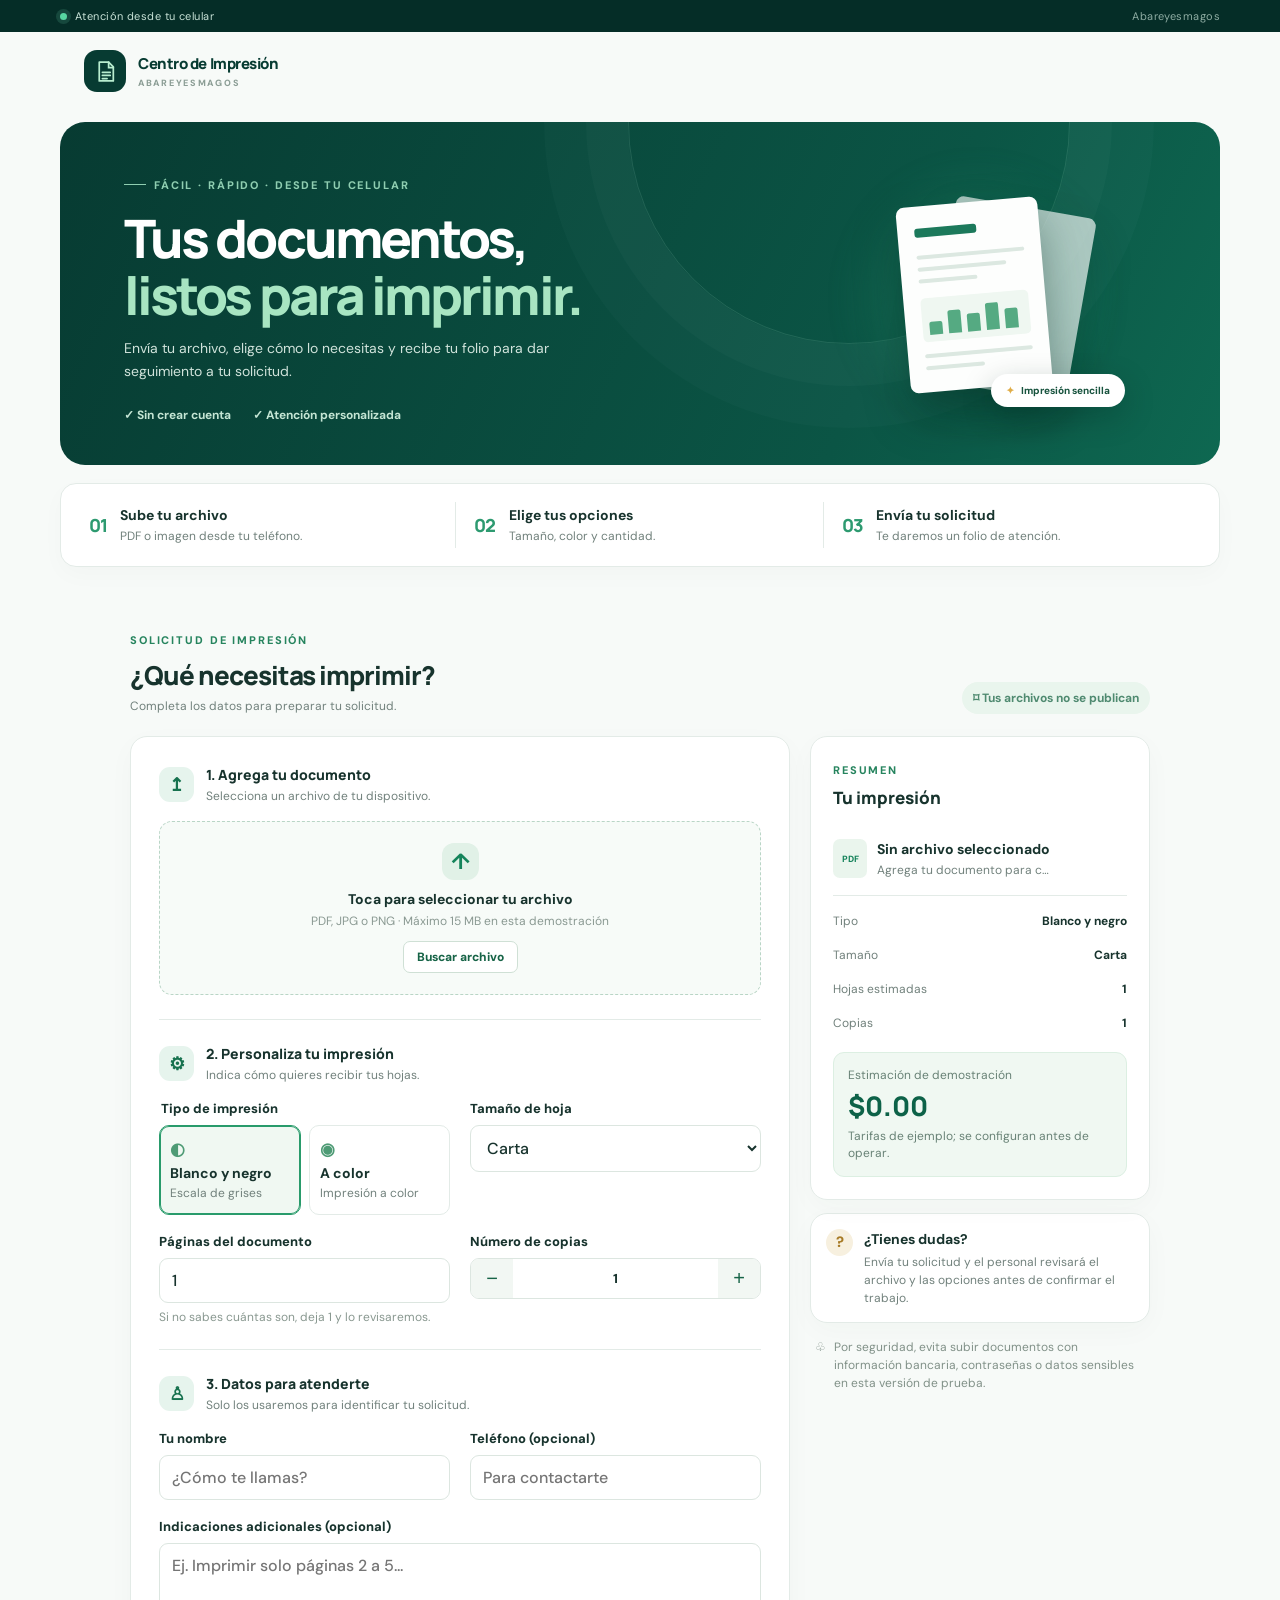
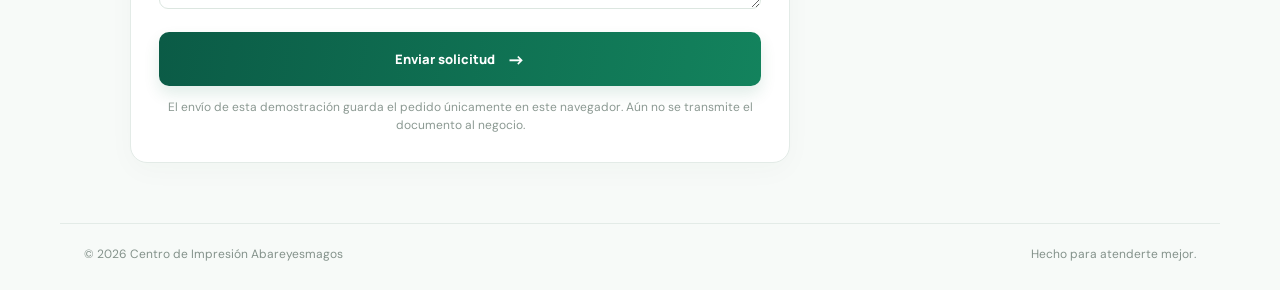
<file: index.anterir.html>
<!doctype html>
<html lang="es-MX">
<head>
  <meta charset="utf-8">
  <meta name="viewport" content="width=device-width, initial-scale=1">
  <meta name="theme-color" content="#073b32">
  <meta name="description" content="Centro de Impresión Abareyesmagos. Solicita tus impresiones desde tu celular.">
  <title>Centro de Impresión | Abareyesmagos</title>
  <link rel="preconnect" href="https://fonts.googleapis.com">
  <link rel="preconnect" href="https://fonts.gstatic.com" crossorigin>
  <link href="https://fonts.googleapis.com/css2?family=DM+Sans:wght@400;500;600;700;800&family=Manrope:wght@500;600;700;800&display=swap" rel="stylesheet">
  <link rel="stylesheet" href="styles.css">
</head>
<body>
  <div class="topline"><span class="status-dot"></span> Atención desde tu celular <span class="topline-right">Abareyesmagos</span></div>
  <header class="site-header">
    <a class="brand" href="#" aria-label="Inicio Centro de Impresión">
      <span class="brand-mark"><svg viewBox="0 0 32 32" aria-hidden="true"><path d="M8 4h12l6 6v18H8z" fill="none" stroke="currentColor" stroke-width="2.2" stroke-linejoin="round"/><path d="M20 4v7h6M12 17h10M12 21h10M12 25h6" fill="none" stroke="currentColor" stroke-width="2.2" stroke-linecap="round"/></svg></span>
      <span><strong>Centro de Impresión</strong><small>ABAREYESMAGOS</small></span>
    </a>
    <button class="admin-link" id="adminToggle" type="button"><span class="lock-icon">▣</span> Administración</button>
  </header>

  <main id="clientView">
    <section class="hero">
      <div class="hero-copy">
        <span class="eyebrow"><span class="eyebrow-line"></span> FÁCIL · RÁPIDO · DESDE TU CELULAR</span>
        <h1>Tus documentos,<br><em>listos para imprimir.</em></h1>
        <p>Envía tu archivo, elige cómo lo necesitas y recibe tu folio para dar seguimiento a tu solicitud.</p>
        <div class="hero-points"><span>✓ Sin crear cuenta</span><span>✓ Atención personalizada</span></div>
      </div>
      <div class="hero-art" aria-hidden="true">
        <div class="art-glow"></div>
        <div class="paper paper-back"></div>
        <div class="paper paper-front"><div class="paper-head"></div><div class="paper-line wide"></div><div class="paper-line"></div><div class="paper-line short"></div><div class="paper-chart"><i></i><i></i><i></i><i></i><i></i></div><div class="paper-line wide"></div><div class="paper-line short"></div></div>
        <div class="art-chip"><span>✦</span> Impresión sencilla</div>
      </div>
    </section>

    <section class="steps" aria-label="Cómo funciona">
      <div class="step"><span class="step-num">01</span><div><b>Sube tu archivo</b><small>PDF o imagen desde tu teléfono.</small></div></div>
      <div class="step"><span class="step-num">02</span><div><b>Elige tus opciones</b><small>Tamaño, color y cantidad.</small></div></div>
      <div class="step"><span class="step-num">03</span><div><b>Envía tu solicitud</b><small>Te daremos un folio de atención.</small></div></div>
    </section>

    <section class="workspace">
      <div class="section-heading"><div><span class="eyebrow">SOLICITUD DE IMPRESIÓN</span><h2>¿Qué necesitas imprimir?</h2><p>Completa los datos para preparar tu solicitud.</p></div><span class="secure-note">⌑ Tus archivos no se publican</span></div>
      <div class="form-layout">
        <form class="request-card" id="requestForm">
          <div class="card-title"><span class="card-icon">↥</span><div><h3>1. Agrega tu documento</h3><p>Selecciona un archivo de tu dispositivo.</p></div></div>
          <label class="upload-zone" for="fileInput" id="dropZone">
            <input id="fileInput" type="file" accept=".pdf,.jpg,.jpeg,.png,application/pdf,image/jpeg,image/png">
            <span class="upload-icon">↑</span><strong id="fileTitle">Toca para seleccionar tu archivo</strong>
            <small id="fileSub">PDF, JPG o PNG · Máximo 15 MB en esta demostración</small>
            <span class="browse-btn">Buscar archivo</span>
          </label>
          <div class="field-divider"></div>
          <div class="card-title"><span class="card-icon">⚙</span><div><h3>2. Personaliza tu impresión</h3><p>Indica cómo quieres recibir tus hojas.</p></div></div>
          <div class="field-grid">
            <fieldset><legend>Tipo de impresión</legend><div class="choice-row">
              <label class="choice"><input type="radio" name="color" value="bn" checked><span class="choice-box"><b>◐</b><strong>Blanco y negro</strong><small>Escala de grises</small></span></label>
              <label class="choice"><input type="radio" name="color" value="color"><span class="choice-box"><b>◉</b><strong>A color</strong><small>Impresión a color</small></span></label>
            </div></fieldset>
            <div class="field-row">
              <label for="paperSize">Tamaño de hoja</label>
              <select id="paperSize"><option value="carta">Carta</option><option value="oficio">Oficio</option></select>
            </div>
            <div class="field-row">
              <label for="pages">Páginas del documento</label>
              <input id="pages" type="number" min="1" max="300" value="1" inputmode="numeric">
              <small>Si no sabes cuántas son, deja 1 y lo revisaremos.</small>
            </div>
            <div class="field-row">
              <label for="copies">Número de copias</label>
              <div class="stepper"><button type="button" id="minusCopies" aria-label="Quitar copia">−</button><output id="copiesOutput">1</output><button type="button" id="plusCopies" aria-label="Agregar copia">+</button></div>
            </div>
          </div>
          <div class="field-divider"></div>
          <div class="card-title"><span class="card-icon">♙</span><div><h3>3. Datos para atenderte</h3><p>Solo los usaremos para identificar tu solicitud.</p></div></div>
          <div class="field-grid contact-grid">
            <div class="field-row"><label for="customerName">Tu nombre</label><input id="customerName" type="text" maxlength="70" placeholder="¿Cómo te llamas?" required></div>
            <div class="field-row"><label for="customerPhone">Teléfono (opcional)</label><input id="customerPhone" type="tel" maxlength="20" inputmode="tel" placeholder="Para contactarte"></div>
            <div class="field-row full"><label for="notes">Indicaciones adicionales (opcional)</label><textarea id="notes" rows="2" maxlength="300" placeholder="Ej. Imprimir solo páginas 2 a 5..."></textarea></div>
          </div>
          <div class="form-error" id="formError" role="alert"></div>
          <button class="submit-btn" type="submit">Enviar solicitud <span>→</span></button>
          <p class="form-footnote">El envío de esta demostración guarda el pedido únicamente en este navegador. Aún no se transmite el documento al negocio.</p>
        </form>

        <aside class="summary-column">
          <div class="summary-card">
            <span class="eyebrow">RESUMEN</span><h3>Tu impresión</h3>
            <div class="summary-file"><span class="file-symbol">PDF</span><div><b id="summaryFile">Sin archivo seleccionado</b><small id="summaryDetails">Agrega tu documento para comenzar</small></div></div>
            <div class="summary-line"><span>Tipo</span><b id="summaryColor">Blanco y negro</b></div>
            <div class="summary-line"><span>Tamaño</span><b id="summarySize">Carta</b></div>
            <div class="summary-line"><span>Hojas estimadas</span><b id="summarySheets">1</b></div>
            <div class="summary-line"><span>Copias</span><b id="summaryCopies">1</b></div>
            <div class="estimate"><small>Estimación de demostración</small><strong id="estimatedPrice">$0.00</strong><span id="estimateNote">Tarifas de ejemplo; se configuran antes de operar.</span></div>
          </div>
          <div class="help-card"><span class="help-icon">?</span><div><b>¿Tienes dudas?</b><p>Envía tu solicitud y el personal revisará el archivo y las opciones antes de confirmar el trabajo.</p></div></div>
          <div class="privacy-note">♧ <span>Por seguridad, evita subir documentos con información bancaria, contraseñas o datos sensibles en esta versión de prueba.</span></div>
        </aside>
      </div>
    </section>
    <footer class="site-footer"><span>© <span id="year"></span> Centro de Impresión Abareyesmagos</span><span>Hecho para atenderte mejor.</span></footer>
  </main>

  <main id="adminView" class="admin-view hidden">
    <section class="admin-hero"><div><span class="eyebrow">ÁREA DE TRABAJO</span><h1>Panel de <em>pedidos</em></h1><p>Vista de demostración para administrar solicitudes en este dispositivo.</p></div><button class="back-client" id="backClient">← Volver al portal</button></section>
    <div class="demo-alert">Modo demostración: este panel todavía no tiene inicio de sesión ni sincronización entre dispositivos.</div>
    <section class="stats-grid">
      <article class="stat-card"><span>Solicitudes</span><strong id="statTotal">0</strong><small>Registradas en este navegador</small></article>
      <article class="stat-card"><span>Pendientes</span><strong id="statPending">0</strong><small>Por revisar</small></article>
      <article class="stat-card"><span>En proceso</span><strong id="statProcess">0</strong><small>En atención</small></article>
      <article class="stat-card"><span>Entregadas</span><strong id="statDone">0</strong><small>Trabajo finalizado</small></article>
    </section>
    <section class="admin-content">
      <div class="admin-section-head"><div><h2>Solicitudes recibidas</h2><p>Revisa los datos y actualiza el estado de cada pedido.</p></div><button class="secondary-btn" id="exportOrders">Descargar lista CSV ↓</button></div>
      <div id="ordersList" class="orders-list"></div>
    </section>
    <section class="admin-content rates-content">
      <div class="admin-section-head"><div><h2>Tarifas de demostración</h2><p>Modifica los importes para probar el cálculo local.</p></div></div>
      <div class="rates-grid">
        <label>Blanco y negro · por hoja<input id="rateBn" type="number" min="0" step=".5"></label>
        <label>A color · por hoja<input id="rateColor" type="number" min="0" step=".5"></label>
        <label>Adicional oficio<input id="rateLegal" type="number" min="0" step=".5"></label>
        <button class="secondary-btn" id="saveRates">Guardar tarifas</button>
      </div>
    </section>
    <footer class="site-footer"><span>Centro de Impresión Abareyesmagos</span><span>Panel de demostración · 0.2</span></footer>
  </main>

  <div class="modal-backdrop hidden" id="successModal" role="dialog" aria-modal="true" aria-labelledby="successTitle">
    <div class="success-modal"><div class="success-mark">✓</div><span class="eyebrow">SOLICITUD REGISTRADA EN ESTA DEMO</span><h2 id="successTitle">¡Listo! Tenemos tu solicitud.</h2><p>Este folio es de prueba y solo está guardado en este navegador. No se ha enviado ningún archivo al negocio.</p><div class="folio-box"><small>FOLIO DE DEMOSTRACIÓN</small><strong id="newFolio">CI-000001</strong></div><button class="submit-btn" id="closeModal">Entendido <span>→</span></button></div>
  </div>
  <script src="app.js"></script>
</body>
</html>
</file>
<file: styles.css>
*{box-sizing:border-box} :root{--green:#073b32;--green2:#0b5a49;--mint:#e6f4ed;--emerald:#19a879;--ink:#17332d;--muted:#71817c;--line:#e3ebe7;--paper:#f6f9f7;--white:#fff;--gold:#e9b95b;--shadow:0 18px 50px rgba(12,55,43,.09)} html{scroll-behavior:smooth}body{margin:0;background:#f7faf8;color:var(--ink);font-family:"DM Sans",sans-serif;font-size:15px}.topline{height:32px;background:#052d27;color:#c8e2d7;padding:0 max(22px,calc((100% - 1160px)/2));display:flex;align-items:center;gap:8px;font-size:11px;letter-spacing:.04em}.status-dot{width:7px;height:7px;border-radius:50%;background:#57d6a1;box-shadow:0 0 0 4px #16483d}.topline-right{margin-left:auto;opacity:.7}.site-header{height:78px;max-width:1160px;margin:auto;padding:0 24px;display:flex;align-items:center;justify-content:space-between}.brand{display:flex;align-items:center;gap:12px;text-decoration:none;color:var(--green)}.brand-mark{width:42px;height:42px;background:var(--green);color:#b8edcf;border-radius:13px;display:grid;place-items:center}.brand-mark svg{width:25px}.brand strong{display:block;font:800 15px Manrope,sans-serif;letter-spacing:-.03em}.brand small{display:block;color:#8b9d95;font-size:9px;font-weight:800;letter-spacing:.19em;margin-top:3px}.admin-link,.back-client{border:1px solid var(--line);background:white;color:var(--green);border-radius:10px;padding:10px 14px;font:700 12px "DM Sans";cursor:pointer}.lock-icon{margin-right:5px}.hero{max-width:1160px;margin:12px auto 0;padding:48px 64px 42px;background:linear-gradient(115deg,#073b32,#0b5545 70%,#0e6851);border-radius:25px;min-height:320px;color:white;display:flex;align-items:center;justify-content:space-between;overflow:hidden;position:relative}.hero:after{content:"";position:absolute;width:440px;height:440px;border:1px solid rgba(206,255,224,.12);border-radius:50%;right:150px;top:-220px;box-shadow:0 0 0 42px rgba(206,255,224,.025),0 0 0 84px rgba(206,255,224,.02)}.hero-copy{position:relative;z-index:1;max-width:580px}.eyebrow{font-size:9px;letter-spacing:.17em;font-weight:800;color:#8fceb1;display:inline-flex;align-items:center;gap:8px}.eyebrow-line{width:22px;height:1px;background:#8fceb1}.hero h1,.admin-hero h1{font:800 clamp(34px,5vw,53px)/1.08 Manrope,sans-serif;letter-spacing:-.055em;margin:18px 0 13px}.hero h1 em,.admin-hero h1 em{font-style:normal;color:#a8e5c2}.hero-copy>p{max-width:460px;color:#d0e3db;line-height:1.65;font-size:14px;margin:0}.hero-points{display:flex;gap:22px;margin-top:24px;color:#c4e5d4;font-size:11px;font-weight:700}.hero-art{position:relative;width:260px;height:230px;margin-right:38px;z-index:1}.art-glow{position:absolute;width:220px;height:220px;border-radius:50%;background:#2a9470;opacity:.24;filter:blur(22px);left:10px;top:5px}.paper{position:absolute;background:#fdfefd;width:142px;height:186px;border-radius:8px;box-shadow:0 22px 45px #03261e66}.paper-back{transform:rotate(10deg);left:82px;top:24px;opacity:.65}.paper-front{left:45px;top:20px;padding:22px 17px;color:#174b3d;transform:rotate(-5deg)}.paper-head{height:9px;width:62px;background:#1c795b;border-radius:3px;margin-bottom:18px}.paper-line{height:4px;background:#dce8e1;border-radius:4px;margin:8px 0;width:82%}.paper-line.wide{width:100%}.paper-line.short{width:55%}.paper-chart{height:44px;background:#eff7f1;border-radius:5px;margin:15px 0 12px;display:flex;align-items:end;gap:6px;padding:7px}.paper-chart i{display:block;background:#55aa82;width:13px;border-radius:2px 2px 0 0}.paper-chart i:nth-child(1){height:45%}.paper-chart i:nth-child(2){height:78%}.paper-chart i:nth-child(3){height:60%}.paper-chart i:nth-child(4){height:90%}.paper-chart i:nth-child(5){height:68%}.art-chip{position:absolute;bottom:5px;right:-7px;background:#fff;color:#18533e;border-radius:30px;padding:10px 15px;box-shadow:0 10px 30px #03261e44;font-size:10px;font-weight:800}.art-chip span{color:#e0ad48;margin-right:5px}.steps{max-width:1160px;margin:18px auto 0;display:grid;grid-template-columns:repeat(3,1fr);background:white;border:1px solid var(--line);border-radius:16px;padding:18px 28px;box-shadow:0 8px 25px #153d2b06}.step{display:flex;align-items:center;gap:13px;padding:4px 18px;border-right:1px solid var(--line)}.step:first-child{padding-left:0}.step:last-child{border:0}.step-num{font:800 18px Manrope;color:#2d9a70;letter-spacing:-.05em}.step b,.step small{display:block}.step b{font-size:12px}.step small{color:var(--muted);font-size:10px;margin-top:4px}.workspace{max-width:1060px;margin:62px auto 0;padding:0 20px}.section-heading{display:flex;align-items:end;justify-content:space-between;margin-bottom:22px}.section-heading h2,.admin-content h2{font:800 26px Manrope;letter-spacing:-.04em;margin:8px 0 5px}.section-heading p,.admin-content p{color:var(--muted);font-size:12px;margin:0}.section-heading .eyebrow,.admin-content .eyebrow{color:#26845e}.secure-note{font-size:10px;color:#4f8a70;background:#e9f5ed;padding:8px 11px;border-radius:20px;font-weight:700}.form-layout{display:grid;grid-template-columns:minmax(0,1.65fr) minmax(260px,.85fr);gap:20px;align-items:start}.request-card,.summary-card,.help-card{background:white;border:1px solid var(--line);border-radius:17px;box-shadow:0 8px 28px #163b2a07}.request-card{padding:28px}.card-title{display:flex;gap:12px;align-items:center;margin-bottom:17px}.card-icon{width:35px;height:35px;border-radius:11px;background:var(--mint);color:#17724f;display:grid;place-items:center;font-size:18px;font-weight:800}.card-title h3{font:800 14px Manrope;margin:0 0 4px}.card-title p{font-size:10px;color:var(--muted);margin:0}.upload-zone{border:1.5px dashed #b9d5c6;background:#f7fbf8;border-radius:13px;min-height:174px;display:flex;flex-direction:column;align-items:center;justify-content:center;cursor:pointer;text-align:center;padding:18px;transition:.2s}.upload-zone:hover,.upload-zone.dragover{border-color:#1c9c6d;background:#eef8f1}.upload-zone input{display:none}.upload-icon{width:37px;height:37px;background:#e1f1e7;border-radius:12px;color:#15845b;display:grid;place-items:center;font-size:22px;font-weight:700;margin-bottom:10px}.upload-zone strong{font-size:12px}.upload-zone small{font-size:10px;color:#8a9992;margin-top:5px}.browse-btn{margin-top:12px;background:white;border:1px solid #cfe0d5;border-radius:7px;padding:7px 13px;font-size:10px;font-weight:800;color:#176447}.field-divider{height:1px;background:var(--line);margin:24px 0}.field-grid{display:grid;grid-template-columns:1fr 1fr;gap:18px 20px}fieldset{border:0;padding:0;margin:0;min-width:0}legend,.field-row>label{font-size:11px;font-weight:800;margin-bottom:8px;display:block}.choice-row{display:grid;grid-template-columns:1fr 1fr;gap:8px}.choice{cursor:pointer}.choice input{position:absolute;opacity:0}.choice-box{display:block;border:1px solid var(--line);border-radius:10px;padding:12px 10px;min-height:82px;transition:.15s}.choice-box b{display:block;color:#4e9b75;font-size:17px;margin-bottom:4px}.choice-box strong{display:block;font-size:10px}.choice-box small{font-size:9px;color:var(--muted)}.choice input:checked+.choice-box{border-color:#299b6b;background:#f0f8f2;box-shadow:inset 0 0 0 1px #299b6b}.field-row input,.field-row select,.field-row textarea,.rates-grid input{width:100%;border:1px solid #dce6e0;background:#fff;border-radius:9px;padding:11px 12px;font:500 12px "DM Sans";color:var(--ink);outline:none}.field-row input:focus,.field-row select:focus,.field-row textarea:focus,.rates-grid input:focus{border-color:#26996b;box-shadow:0 0 0 3px #219b6c15}.field-row>small{display:block;font-size:9px;color:#899890;margin-top:6px}.stepper{height:41px;display:flex;align-items:center;border:1px solid #dce6e0;border-radius:9px;overflow:hidden}.stepper button{width:42px;height:100%;border:0;background:#f2f7f3;color:#176447;font-size:20px;cursor:pointer}.stepper output{flex:1;text-align:center;font-weight:800;font-size:13px}.contact-grid{margin-top:2px}.contact-grid .full{grid-column:1/-1}.field-row textarea{resize:vertical}.submit-btn{width:100%;border:0;background:linear-gradient(100deg,#0b5b46,#13835d);color:white;border-radius:10px;padding:15px 18px;font:800 13px Manrope;cursor:pointer;box-shadow:0 8px 16px #0c67451f;display:flex;justify-content:center;align-items:center;gap:12px;margin-top:18px}.submit-btn:hover{filter:brightness(1.06)}.submit-btn span{font-size:18px}.form-footnote{font-size:9px;line-height:1.5;color:#8b9992;text-align:center;margin:12px 8px 0}.form-error{color:#b43a3a;font-size:11px;margin-top:12px}.summary-column{display:grid;gap:13px}.summary-card{padding:22px;position:sticky;top:15px}.summary-card>.eyebrow{color:#26845e}.summary-card h3{font:800 17px Manrope;margin:7px 0 18px}.summary-file{display:flex;align-items:center;gap:10px;padding:12px 0 17px;border-bottom:1px solid var(--line);margin-bottom:8px}.file-symbol{width:34px;height:39px;border-radius:7px;background:#eaf5ed;color:#16835b;font-size:9px;font-weight:800;display:grid;place-items:center}.summary-file b,.summary-file small{display:block;max-width:175px;overflow:hidden;text-overflow:ellipsis;white-space:nowrap}.summary-file b{font-size:10px}.summary-file small{font-size:9px;color:var(--muted);margin-top:4px}.summary-line{display:flex;justify-content:space-between;gap:10px;padding:9px 0;font-size:10px}.summary-line span{color:var(--muted)}.summary-line b{font-size:10px}.estimate{margin-top:12px;background:#f0f8f2;border:1px solid #dcefe2;border-radius:11px;padding:14px}.estimate small,.estimate span{display:block;color:#688276;font-size:9px}.estimate strong{display:block;font:800 27px Manrope;color:#0d6248;margin:4px 0}.estimate span{line-height:1.4}.help-card{padding:15px;display:flex;gap:11px}.help-icon{width:27px;height:27px;border-radius:50%;background:#f7f0df;color:#a77a25;display:grid;place-items:center;font-weight:800;flex-shrink:0}.help-card b{font-size:11px}.help-card p{font-size:9px;color:var(--muted);line-height:1.5;margin:4px 0 0}.privacy-note{font-size:9px;line-height:1.5;color:#819188;display:flex;gap:8px;padding:2px 5px}.site-footer{max-width:1160px;margin:60px auto 0;border-top:1px solid var(--line);padding:22px 24px 28px;display:flex;justify-content:space-between;color:#84928b;font-size:10px}.hidden{display:none!important}.admin-view{max-width:1100px;margin:36px auto;padding:0 22px}.admin-hero{display:flex;justify-content:space-between;align-items:center;background:var(--green);color:white;padding:32px 38px;border-radius:20px}.admin-hero h1{font-size:38px;margin:9px 0}.admin-hero p{color:#c3d9ce;font-size:12px}.demo-alert{margin:16px 0;background:#fff7e6;border:1px solid #f2dfb3;border-radius:10px;padding:12px 15px;color:#85652a;font-size:11px}.stats-grid{display:grid;grid-template-columns:repeat(4,1fr);gap:13px;margin:16px 0}.stat-card,.admin-content{background:white;border:1px solid var(--line);border-radius:14px;padding:19px}.stat-card span,.stat-card small{display:block;color:var(--muted);font-size:10px}.stat-card strong{display:block;font:800 28px Manrope;color:var(--green);margin:7px 0 3px}.admin-content{margin-top:15px}.admin-section-head{display:flex;justify-content:space-between;align-items:center;margin-bottom:17px}.admin-section-head h2{font-size:19px;margin:0 0 5px}.secondary-btn{border:1px solid #cfe0d5;background:#f6faf7;color:#176447;border-radius:8px;padding:10px 13px;font:700 10px "DM Sans";cursor:pointer}.orders-list{display:grid;gap:10px}.empty-orders{padding:28px;text-align:center;color:#899890;font-size:12px;background:#f8fbf9;border-radius:10px}.order-item{border:1px solid var(--line);border-radius:11px;padding:14px;display:grid;grid-template-columns:1fr auto;gap:12px}.order-main strong{font-size:12px}.order-main small{display:block;color:var(--muted);font-size:10px;margin-top:5px}.order-meta{font-size:10px;color:#64756d;margin-top:8px;line-height:1.5}.order-actions{display:flex;align-items:center;gap:8px;flex-wrap:wrap;justify-content:flex-end}.order-actions select{border:1px solid var(--line);border-radius:7px;padding:8px;font-size:10px}.order-actions button{border:0;background:#f4f7f5;border-radius:7px;padding:8px 10px;color:#52665c;font-size:10px;cursor:pointer}.rates-content{margin-top:15px}.rates-grid{display:grid;grid-template-columns:repeat(4,1fr);gap:12px;align-items:end}.rates-grid label{font-size:10px;font-weight:700;color:#53665d}.rates-grid input{display:block;margin-top:7px}.modal-backdrop{position:fixed;inset:0;background:#061f19b8;display:grid;place-items:center;padding:18px;z-index:10}.success-modal{width:min(100%,420px);background:white;border-radius:20px;padding:30px;text-align:center;box-shadow:var(--shadow)}.success-mark{width:54px;height:54px;border-radius:50%;display:grid;place-items:center;background:#e3f5e9;color:#168454;font-size:27px;font-weight:800;margin:0 auto 16px}.success-modal .eyebrow{color:#23855d}.success-modal h2{font:800 22px Manrope;letter-spacing:-.04em;margin:10px 0}.success-modal p{font-size:11px;color:var(--muted);line-height:1.6}.folio-box{background:#f1f8f3;border:1px dashed #b9d9c5;border-radius:11px;padding:13px;margin:18px 0}.folio-box small,.folio-box strong{display:block}.folio-box small{font-size:9px;color:#72917f;letter-spacing:.12em}.folio-box strong{font:800 22px Manrope;color:#0b694a;margin-top:5px}
@media(max-width:850px){.hero,.steps,.workspace{margin-left:18px;margin-right:18px}.hero{padding:38px 35px}.hero-art{margin-right:0;transform:scale(.88)}.form-layout{grid-template-columns:minmax(0,1.4fr) minmax(230px,.8fr)}.request-card{padding:22px}.rates-grid{grid-template-columns:1fr 1fr}}
@media(max-width:650px){.topline{padding:0 16px}.site-header{height:68px;padding:0 16px}.brand-mark{width:38px;height:38px}.brand strong{font-size:13px}.admin-link{font-size:10px;padding:9px}.hero{margin:8px 12px 0;padding:32px 25px 28px;min-height:0;border-radius:19px}.hero h1{font-size:36px}.hero-copy>p{font-size:12px;max-width:310px}.hero-points{font-size:9px;gap:13px}.hero-art{position:absolute;right:-95px;bottom:-48px;opacity:.2;transform:scale(.9)}.steps{margin:12px 12px 0;padding:15px 16px;grid-template-columns:1fr;gap:12px}.step{border:0;padding:0!important}.step-num{font-size:15px;width:26px}.step small{font-size:9px}.workspace{margin:40px 0 0;padding:0 12px}.section-heading{align-items:start;gap:12px}.section-heading h2{font-size:22px}.section-heading p{font-size:10px;line-height:1.5}.secure-note{font-size:8px;white-space:nowrap;padding:7px}.form-layout{grid-template-columns:1fr;gap:13px}.request-card{padding:19px 16px}.field-grid{gap:15px 12px}.choice-box{padding:10px 8px}.choice-box strong{font-size:9px}.summary-card{position:static}.summary-column{grid-row:2}.site-footer{margin-top:38px;padding:18px 14px;gap:12px;font-size:9px}.admin-view{margin:18px auto;padding:0 12px}.admin-hero{padding:24px 20px;display:block}.admin-hero h1{font-size:30px}.back-client{margin-top:10px}.stats-grid{grid-template-columns:1fr 1fr;gap:9px}.stat-card{padding:14px}.stat-card strong{font-size:23px}.admin-content{padding:15px}.admin-section-head{align-items:flex-start;gap:10px;flex-direction:column}.order-item{grid-template-columns:1fr}.order-actions{justify-content:flex-start}.rates-grid{grid-template-columns:1fr 1fr}.rates-grid .secondary-btn{grid-column:1/-1}}
@media(max-width:380px){.field-grid{grid-template-columns:1fr}.contact-grid .full{grid-column:auto}.section-heading{display:block}.secure-note{display:inline-block;margin-top:10px}.choice-box strong{font-size:10px}}

/* v0.3: legibilidad en celular y nuevos componentes */
.eyebrow{font-size:11px}
.card-title p,.step small,.section-heading p,.admin-content p,.field-row>small,.form-footnote,.help-card p,.privacy-note,.summary-line,.summary-line b,.summary-file small,.order-meta,.order-main small,.stat-card span,.stat-card small,.choice-box small,.estimate small,.estimate span,.upload-zone small,.site-footer,.hero-points,.secure-note,.order-actions select,.order-actions button,.secondary-btn,.success-modal p,.folio-box small{font-size:12px}
.card-title h3,.upload-zone strong,.choice-box strong,.step b,.summary-file b,.help-card b,.order-main strong{font-size:14px}
legend,.field-row>label,.rates-grid label{font-size:13px}
.field-row input,.field-row select,.field-row textarea,.rates-grid input{font-size:16px}
.browse-btn{font-size:12px}
.choice input:focus-visible+.choice-box,.upload-zone:focus-within{outline:2px solid var(--emerald);outline-offset:2px}
.total-line{display:flex;justify-content:space-between;align-items:center;margin-top:20px;padding:12px 14px;background:#f0f8f2;border-radius:10px;font-size:13px;color:#44645a}
.total-line b{font:800 20px Manrope;color:#0d6248}
a.submit-btn{text-decoration:none}
.modal-actions{display:grid;gap:8px}
.modal-actions .submit-btn{margin-top:0}
.ghost-btn{border:1px solid #cfe0d5;background:#f6faf7;color:#176447;border-radius:10px;padding:12px;font:700 13px "DM Sans",sans-serif;cursor:pointer}
.share-note{color:#a77a25!important}
@media(max-width:650px){.secure-note{white-space:normal}.summary-file b,.summary-file small{max-width:60vw}}

.login-form{display:grid;gap:10px;max-width:360px;margin-top:14px}.login-form input{border:1px solid #dce6e0;border-radius:9px;padding:12px;font:500 16px "DM Sans",sans-serif}.login-form .submit-btn{margin-top:4px}
</file>
